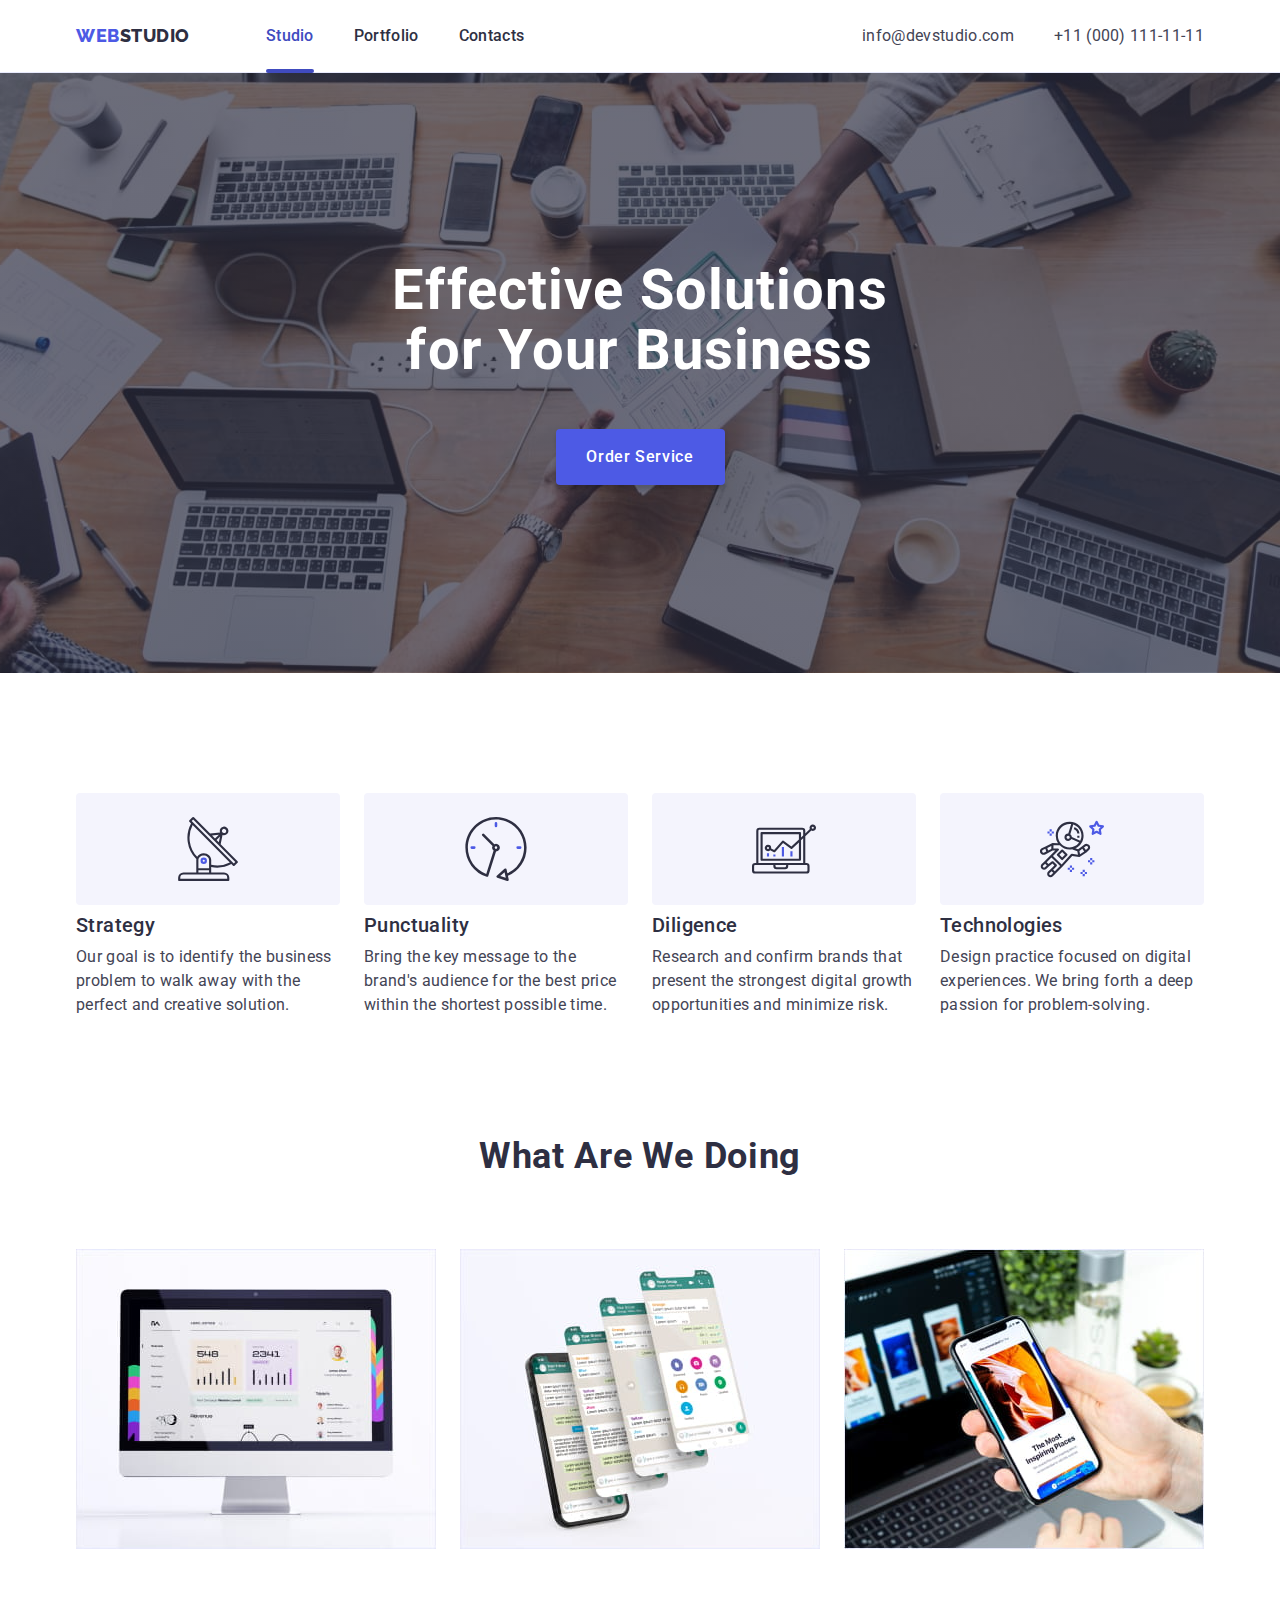
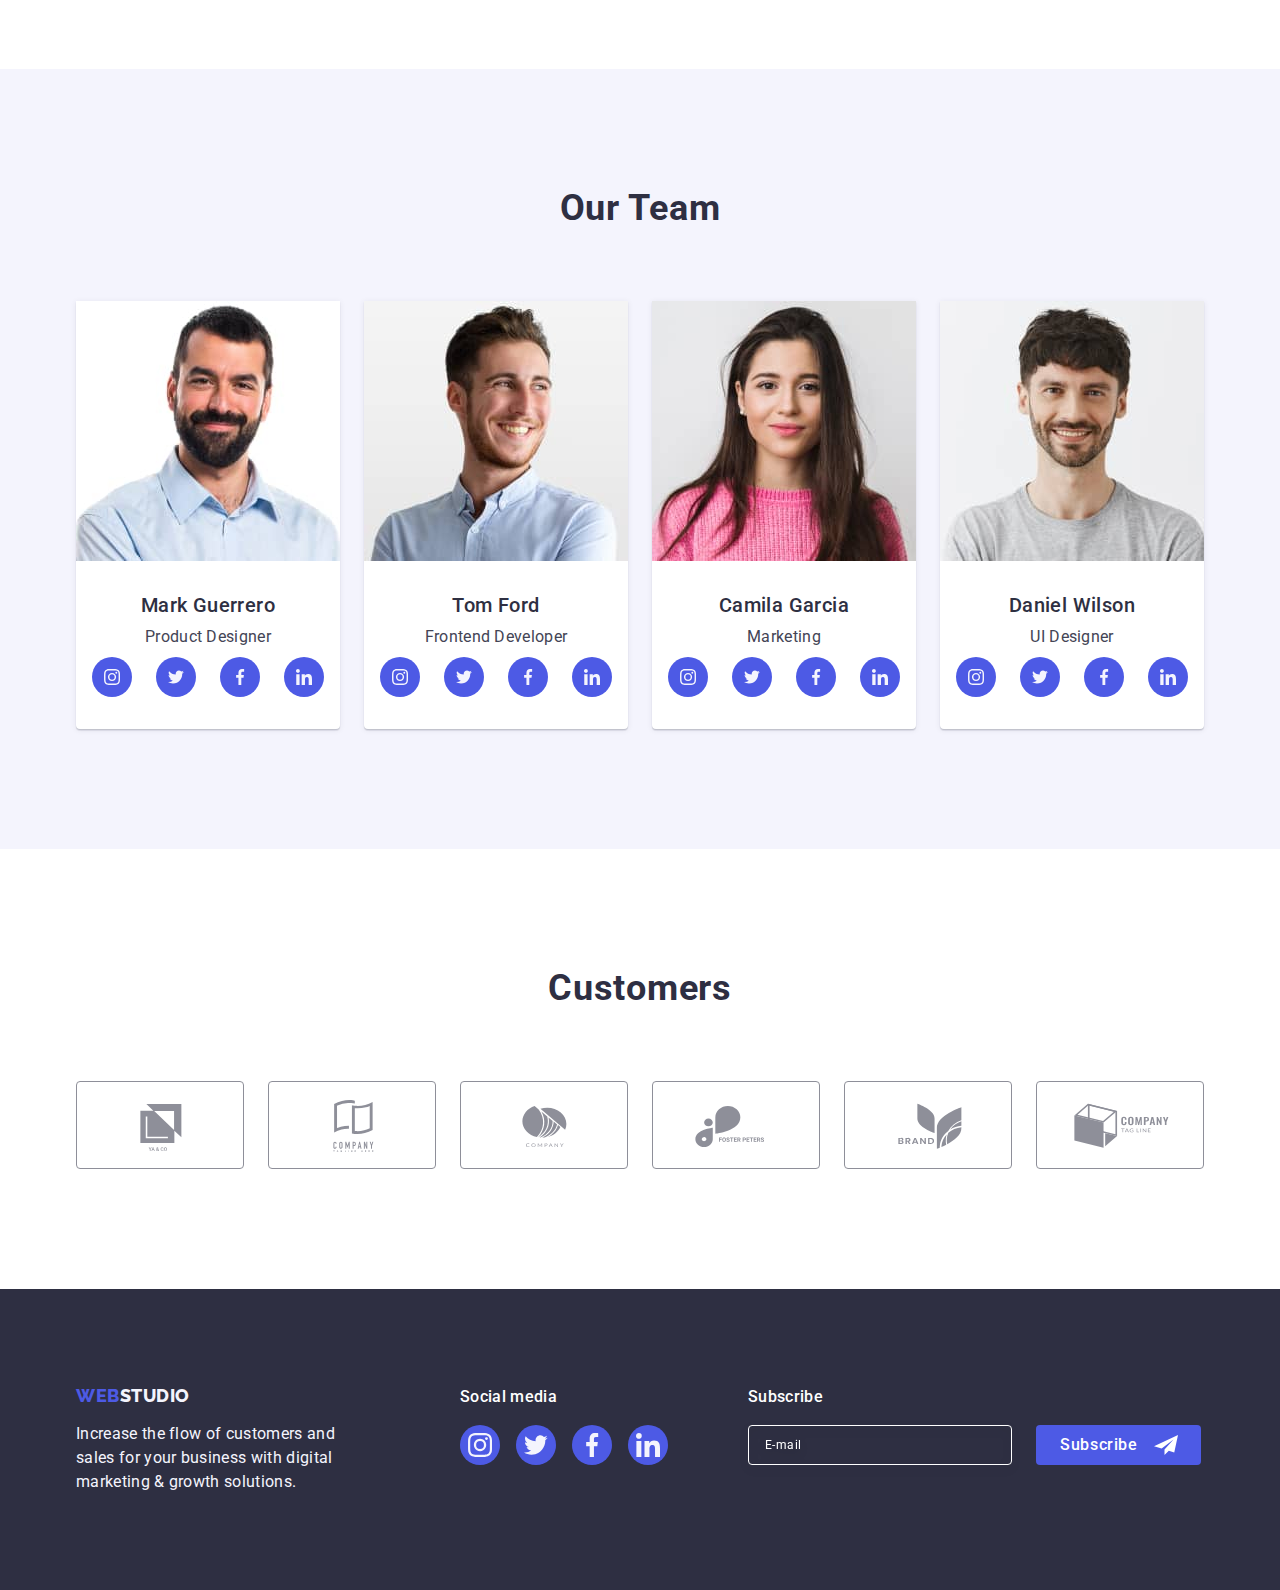
<file: index.html>
<!DOCTYPE html>
<html lang="en">
<head>
    <meta charset="UTF-8">
    <meta http-equiv="X-UA-Compatible" content="IE=edge">
    <meta name="viewport" content="width=device-width, initial-scale=1.0">
    <title>Document</title>
    <link
      rel="stylesheet"
      href="https://cdnjs.cloudflare.com/ajax/libs/modern-normalize/2.0.0/modern-normalize.min.css"
    />
    <link rel="preconnect" href="https://fonts.googleapis.com">
    <link rel="preconnect" href="https://fonts.gstatic.com" crossorigin>
    <link href="https://fonts.googleapis.com/css2?family=Raleway:wght@800&family=Roboto:wght@400;500;700;900&display=swap" rel="stylesheet">    
    <link rel="stylesheet" href="./css/style.css"/>
</head>
<body>

    <header class="header">
        <div class="container header-flex">
            <nav class="nav nav-flex">
                <a href="./index.html" class="logo link">Web<span class="logo-studio">Studio</span></a>
                <ul class="list nav-list-flex">
                    <li><a href="./index.html" class="nav-link link current">Studio</a></li>
                    <li><a href="./portfolio.html" class="nav-link link">Portfolio</a></li>
                    <li><a href="" class="nav-link link">Contacts</a></li>
                </ul>
            </nav>
            <address class="address address-flex">
                <ul class="list address-flex-list">
                    <li><a href="mailto:info@devstudio.com" target="_blank" class="address-link link">info@devstudio.com</a></li>
                    <li><a href="tel:+110001111111" target="_blank" class="address-link link">+11 (000) 111-11-11</a></li>
                </ul>
            </address>
            <button type="button" class="burger-btn js-open-menu">
                <svg class="burger-svg" width="32" height="22">
                    <use href="./images/icons.svg#icon-burger-menu"></use>
                </svg>
            </button>
        </div>
        
        <div class="mob-menu js-menu-container is-open">
            <button class="mob-close-btn js-close-menu" type="button">
                <svg class="close-icon" width="8" height="8">
                    <use href="./images/close-icon.svg#icon-close-black"></use>
                </svg>
            </button>
            <nav class="nav mob-nav-flex">
                <ul class="list mob-nav-list-flex">
                    <li><a href="./index.html" class="mob-nav-link link current">Studio</a></li>
                    <li><a href="./portfolio.html" class="mob-nav-link link">Portfolio</a></li>
                    <li><a href="" class="mob-nav-link link">Contacts</a></li>
                </ul>
            </nav>
            <div class="mob-bottom">
                <address class="address mob-address-flex">
                    <ul class="list mob-address-flex-list">
                        <li class="tel"><a href="tel:+110001111111" target="_blank" class="link tel-color">+11 (000) 111-11-11</a></li>
                        <li><a href="mailto:info@devstudio.com" target="_blank" class="mob-address-link link">info@devstudio.com</a></li>
                    </ul>
                </address>
                <ul class="mob-soc-list list">
                    <li class="mob-soc-item">
                        <a href="" class="mob-soc-link link" target="_blank" rel="noopener noreferrer">
                            <svg class="team-icon" width="24" height="24">
                                <use href="./images/symbol-social.svg#icon-instagram"></use>
                            </svg>
                        </a>
                    </li>
                    <li class="mob-soc-item">
                        <a href="" class="mob-soc-link link" target="_blank" rel="noopener noreferrer">
                            <svg class="team-icon" width="24" height="24">
                                <use href="./images/symbol-social.svg#icon-twitter"></use>
                            </svg>
                        </a>
                    </li>
                    <li class="mob-soc-item">
                        <a href="" class="mob-soc-link link" target="_blank" rel="noopener noreferrer">
                            <svg class="team-icon" width="24" height="24">
                                <use href="./images/symbol-social.svg#icon-facebook"></use>
                            </svg>
                        </a>
                    </li>
                    <li class="mob-soc-item">
                        <a href="" class="mob-soc-link link" target="_blank" rel="noopener noreferrer">
                            <svg class="team-icon" width="24" height="24">
                                <use href="./images/symbol-social.svg#icon-linkedin"></use>
                            </svg>
                        </a>
                    </li>
                </ul>
            </div>
        </div>
    </header>

    <main>
        <section class="main-page">
            <div class="container main-flex">
                <h1 class="main-title">Effective Solutions for Your Business</h1>
                <button type="button" class="main-btn" data-modal-open>Order Service</button>
            </div>
        </section>
        
        <section class="prop-page">
            <div class="container">
                <h2 class="visually-hidden">Properities</h2>
                <ul class="list prop-flex">
                    <li class="prop-item">
                            <div class="prop-icon-container">
                                <svg class="prop-icon" width="64" height="64">
                                    <use href="./images/icons.svg#icon-strategy"></use>
                                </svg>
                            </div>
                            <h3 class="prop-heading">Strategy</h3>
                            <p class="prop-p">Our goal is to identify the business
                                problem to walk away with the perfect and creative solution.</p></li>
                                
                                <li class="prop-item">
                                    <div class="prop-icon-container">
                                <svg class="prop-icon" width="64" height="64">
                                    <use href="./images/icons.svg#icon-punctuality"></use>
                                </svg>
                            </div>
                            <h3 class="prop-heading">Punctuality</h3>    
                            <p class="prop-p">Bring the key message to the brand's audience for the best price within the shortest possible time.</p></li>
                            
                            <li class="prop-item">
                                <div class="prop-icon-container">
                                    <svg class="prop-icon" width="64" height="64">
                                        <use href="./images/icons.svg#icon-diligence"></use>
                                    </svg>
                            </div>
                            <h3 class="prop-heading">Diligence</h3>
                            <p class="prop-p">Research and confirm brands that present the strongest digital growth opportunities and minimize risk.</p></li>
                            
                            <li class="prop-item">
                                <div class="prop-icon-container">
                                <svg class="prop-icon" width="64" height="64">
                                    <use href="./images/icons.svg#icon-technologies"></use>
                                </svg>
                            </div>
                            <h3 class="prop-heading">Technologies</h3>
                            <p class="prop-p">Design practice focused on digital experiences. We bring forth a deep passion for problem-solving.</p></li>
                        </ul>
                    </div>
                </section>
                
        <section class="occupation-page">
            <div class="container">
                <h2 class="occupation-heading">What are we doing</h2>
                <ul class="list occup-list-flex">
                    <li class="occup-img"><img srcset="./images/screen-2x.jpg 2x" src="./images/screen.jpg" alt="screen" width="360" height="300"></li>
                    <li class="occup-img"><img srcset="./images/phone-and-chat-2x.jpg 2x" src="./images/phone-and-chat.jpg" alt="screen" width="360" height="300"></li>
                    <li class="occup-img"><img srcset="./images/notebook-and-phone-2x.jpg 2x" src="./images/notebook-and-phone.jpg" alt="screen" width="360" height="300"></li>
                </ul>
            </div>
        </section>
        
        <section class="team-page">
            <div class="container">
                <h2 class="team-heading">Our Team</h2>
                <ul class="list team-flex">
                    <li class="card">
                        <img srcset="./images/mark-2x.jpg 2x" src="./images/mark.jpg" alt="Mark Guerrero" width="264" height="260">
                        <div class="card-info">
                            <h3 class="card-name">Mark Guerrero</h3>
                            <p class="card-descr">Product Designer</p>
                            <ul class="team-soc-list list">
                                <li class="team-soc-item">
                                    <a href="" class="team-soc-link link" target="_blank" rel="noopener noreferrer">
                                        <svg class="team-icon" width="16" height="16">
                                            <use href="./images/symbol-social.svg#icon-instagram"></use>
                                        </svg>
                                    </a>
                                </li>
                                <li class="team-soc-item">
                                    <a href="" class="team-soc-link link" target="_blank" rel="noopener noreferrer">
                                        <svg class="team-icon" width="16" height="16">
                                            <use href="./images/symbol-social.svg#icon-twitter"></use>
                                        </svg>
                                    </a>
                                </li>
                                <li class="team-soc-item">
                                    <a href="" class="team-soc-link link" target="_blank" rel="noopener noreferrer">
                                        <svg class="team-icon" width="16" height="16">
                                            <use href="./images/symbol-social.svg#icon-facebook"></use>
                                        </svg>
                                    </a>
                                </li>
                                <li class="team-soc-item">
                                    <a href="" class="team-soc-link link" target="_blank" rel="noopener noreferrer">
                                        <svg class="team-icon" width="16" height="16">
                                            <use href="./images/symbol-social.svg#icon-linkedin"></use>
                                        </svg>
                                    </a>
                                </li>
                            </ul>
                        </div>
                    </li>
                    <li class="card">
                        <img srcset="./images/tom-2x.jpg 2x" src="./images/tom.jpg" alt="Tom Ford" width="264" height="260">
                        <div class="card-info">
                            <h3 class="card-name">Tom Ford</h3>
                            <p class="card-descr">Frontend Developer</p>
                            <ul class="team-soc-list list">
                                <li class="team-soc-item">
                                    <a href="" class="team-soc-link link" target="_blank" rel="noopener noreferrer">
                                        <svg class="team-icon" width="16" height="16">
                                            <use href="./images/symbol-social.svg#icon-instagram"></use>
                                        </svg>
                                    </a>
                                </li>
                                <li class="team-soc-item">
                                    <a href="" class="team-soc-link link" target="_blank" rel="noopener noreferrer">
                                        <svg class="team-icon" width="16" height="16">
                                            <use href="./images/symbol-social.svg#icon-twitter"></use>
                                        </svg>
                                    </a>
                                </li>
                                <li class="team-soc-item">
                                    <a href="" class="team-soc-link link" target="_blank" rel="noopener noreferrer">
                                        <svg class="team-icon" width="16" height="16">
                                            <use href="./images/symbol-social.svg#icon-facebook"></use>
                                        </svg>
                                    </a>
                                </li>
                                <li class="team-soc-item">
                                    <a href="" class="team-soc-link link" target="_blank" rel="noopener noreferrer">
                                        <svg class="team-icon" width="16" height="16">
                                            <use href="./images/symbol-social.svg#icon-linkedin"></use>
                                        </svg>
                                    </a>
                                </li>
                            </ul>
                        </div>
                    </li>
                    <li class="card">
                        <img srcset="./images/camilia-2x.jpg 2x" src="./images/camilia.jpg" alt="Camila Garcia" width="264" height="260">
                        <div class="card-info">
                            <h3 class="card-name">Camila Garcia</h3>
                            <p class="card-descr">Marketing</p>
                            <ul class="team-soc-list list">
                                <li class="team-soc-item">
                                    <a href="" class="team-soc-link link" target="_blank" rel="noopener noreferrer">
                                        <svg class="team-icon" width="16" height="16">
                                            <use href="./images/symbol-social.svg#icon-instagram"></use>
                                        </svg>
                                    </a>
                                </li>
                                <li class="team-soc-item">
                                    <a href="" class="team-soc-link link" target="_blank" rel="noopener noreferrer">
                                        <svg class="team-icon" width="16" height="16">
                                            <use href="./images/symbol-social.svg#icon-twitter"></use>
                                        </svg>
                                    </a>
                                </li>
                                <li class="team-soc-item">
                                    <a href="" class="team-soc-link link" target="_blank" rel="noopener noreferrer">
                                        <svg class="team-icon" width="16" height="16">
                                            <use href="./images/symbol-social.svg#icon-facebook"></use>
                                        </svg>
                                    </a>
                                </li>
                                <li class="team-soc-item">
                                    <a href="" class="team-soc-link link" target="_blank" rel="noopener noreferrer">
                                        <svg class="team-icon" width="16" height="16">
                                            <use href="./images/symbol-social.svg#icon-linkedin"></use>
                                        </svg>
                                    </a>
                                </li>
                            </ul>
                        </div>
                    </li>
                    <li class="card">
                        <img srcset="./images/daniel-2x.jpg 2x" src="./images/daniel.jpg" alt="Daniel Wilson" width="264" height="260">
                        <div class="card-info">
                            <h3 class="card-name">Daniel Wilson</h3>
                            <p class="card-descr">UI Designer</p>
                            <ul class="team-soc-list list">
                            <li class="team-soc-item">
                                <a href="" class="team-soc-link link" target="_blank" rel="noopener noreferrer">
                                    <svg class="team-icon" width="16" height="16">
                                        <use href="./images/symbol-social.svg#icon-instagram"></use>
                                    </svg>
                                </a>
                            </li>
                            <li class="team-soc-item">
                                <a href="" class="team-soc-link link" target="_blank" rel="noopener noreferrer">
                                    <svg class="team-icon" width="16" height="16">
                                        <use href="./images/symbol-social.svg#icon-twitter"></use>
                                    </svg>
                                </a>
                            </li>
                            <li class="team-soc-item">
                                <a href="" class="team-soc-link link" target="_blank" rel="noopener noreferrer">
                                    <svg class="team-icon" width="16" height="16">
                                        <use href="./images/symbol-social.svg#icon-facebook"></use>
                                    </svg>
                                </a>
                            </li>
                            <li class="team-soc-item">
                                <a href="" class="team-soc-link link" target="_blank" rel="noopener noreferrer">
                                    <svg class="team-icon" width="16" height="16">
                                        <use href="./images/symbol-social.svg#icon-linkedin"></use>
                                    </svg>
                                </a>
                            </li>
                        </ul>
                    </div>
                </li>
            </ul>
        </div>
        </section>
    
     <section class="customers-page">
        <div class="container">
            <h2 class="customers-header">Customers</h2>
            <ul class="company-list list">
                <li class="company-item"><a href="" class="company-link link" target="_blank" rel="noopener noreferrer">
                    <svg class="logo-icon" width="104" height="56">
                        <use href="./images/logo-icons.svg#icon-Logo1"></use>
                                </svg>
                            </a>
                        </li>
                        <li class="company-item"><a href="" class="company-link link" target="_blank" rel="noopener noreferrer">
                            <svg class="logo-icon" width="104" height="56">
                                <use href="./images/logo-icons.svg#icon-Logo2"></use>
                            </svg>
                            </a>
                        </li>
                        <li class="company-item"><a href="" class="company-link link" target="_blank" rel="noopener noreferrer">
                            <svg class="logo-icon" width="104" height="56">
                                <use href="./images/logo-icons.svg#icon-Logo3"></use>
                                </svg>
                            </a>
                        </li>
                        <li class="company-item"><a href="" class="company-link link" target="_blank" rel="noopener noreferrer">
                            <svg class="logo-icon" width="104" height="56">
                                <use href="./images/logo-icons.svg#icon-Logo4"></use>
                            </svg>
                        </a>
                    </li>
                    <li class="company-item"><a href="" class="company-link link" target="_blank" rel="noopener noreferrer">
                        <svg class="logo-icon" width="104" height="56">
                            <use href="./images/logo-icons.svg#icon-Logo5"></use>
                                </svg>
                            </a>
                        </li>
                        <li class="company-item"><a href="" class="company-link link" target="_blank" rel="noopener noreferrer">
                            <svg class="logo-icon" width="104" height="56">
                                <use href="./images/logo-icons.svg#icon-Logo6"></use>
                            </svg>
                        </a>
                        </li>
                    </ul>
                </div>
            </section>
        </main>
        
        <footer class="footer">
            <div class="container footer-container">
               <div class="footer-logo-soc-wrap">
                    <div class="footer-logo-p">
                        <a href="./index.html" class="link footer-logo">Web<span class="footer-logo-color">Studio</span></a>
                        <p class="footer-p">Increase the flow of customers and sales for your business with digital marketing & growth solutions.</p>
                    </div>
                    <div class="footer-socials">
                        <p class="footer-soc-p">Social media</p>
                        <ul class="footer-soc-list list">
                            <li class="footer-soc-item">
                                <a href="" class="footer-soc-link link" target="_blank" rel="noopener noreferrer">
                                    <svg class="footer-icon" width="24" height="24">
                                        <use href="./images/symbol-social.svg#icon-instagram"></use>
                                    </svg>
                            </a>
                        </li>
                        <li class="footer-soc-item">
                            <a href="" class="footer-soc-link link" target="_blank" rel="noopener noreferrer">
                                <svg class="footer-icon" width="24" height="24">
                                    <use href="./images/symbol-social.svg#icon-twitter"></use>
                                </svg>
                            </a>
                        </li>
                        <li class="footer-soc-item">
                            <a href="" class="footer-soc-link link" target="_blank" rel="noopener noreferrer">
                                <svg class="footer-icon" width="24" height="24">
                                    <use href="./images/symbol-social.svg#icon-facebook"></use>
                                </svg>
                            </a>
                        </li>
                        <li class="footer-soc-item">
                            <a href="" class="footer-soc-link link" target="_blank" rel="noopener noreferrer">
                                <svg class="footer-icon" width="24" height="24">
                                    <use href="./images/symbol-social.svg#icon-linkedin"></use>
                                </svg>
                            </a>
                        </li>
                    </ul>
                </div>
               </div>
            <div class="footer-form-wrap">
                <p class="footer-p-input">Subscribe</p>
                <form class="footer-form">
                        <label class="footer-label">
                            <input type="email" name="email-footer" id="email-footer" class="footer-input" placeholder="E-mail">
                        </label>
                        <button type="submit" class="btn-footer-form">Subscribe
                            <svg class='footer-footer-icon' width="24" height="24">
                                <use href="./images/telegram.svg#icon-telegram"></use>
                            </svg>
                        </button>
                </form>
            </div>
        </div>    
    </footer> 

    <div class="backdrop is-hidden" data-modal>
        <div class="modal">
            <button class="close-btn" type="button" data-modal-close>
                <svg class="close-icon" width="8" height="8">
                    <use href="./images/close-icon.svg#icon-close-black"></use>
                </svg>
            </button>
            <p class="modal-title">Leave your contacts and we will call you back</p>
            <form class="modal-form">
                <div class="modal-field">   
                    <label for="user-name" class="modal-label">Name</label>
                    <div class="input-wrap">
                        <input type="text" name="user-name" id="user-name" class="modal-input" required>
                        <svg class="model-icon" width="18" height="24">
                            <use href="./images/input-icons.svg#icon-name"></use>
                        </svg>
                    </div>
                </div>
                <div class="modal-field">
                    <label for="user-phone" class="modal-label">Phone</label>
                    <div class="input-wrap">
                        <input type="tel" name="user-phone" id="user-phone" class="modal-input" required>
                        <svg class="model-icon" width="18" height="24">
                            <use href="./images/input-icons.svg#icon-phone"></use>
                        </svg>
                    </div>
                </div>
                <div class="modal-field">
                    <label for="user-email" class="modal-label">Email</label>
                    <div class="input-wrap">
                        <input type="email" name="user-email" id="user-email" class="modal-input" required>
                        <svg class="model-icon" width="18" height="24">
                            <use href="./images/input-icons.svg#icon-email"></use>
                        </svg>
                    </div>
                </div>
                <div class="modal-field-comment">
                    <label for="user-comment" class="modal-label">Comment</label>
                    <textarea name="user-comment" id="user-comment" class="modal-comment" placeholder="Text input"></textarea>
                </div>
                <div class="modal-box-field">
                    <input type="checkbox" name="user-privacy" id="user-privacy" value="true" class="check-input visually-hidden">
                    <label  for="user-privacy" class="check-policy">
                        <span class="checkbox-box">
                            <svg width="10" height="8">
                                <use href="./images/symbol-social.svg#icon-check"></use>
                            </svg>
                        </span>
                        I accept the terms and conditions of the <a href="" class="link-privacy">Privacy Policy</a>
                    </label>
                </div>
                <button type="submit" class="submit-btn">Send</button>
            </form>
        </div>
    </div>
    <script src="./js/modal.js"></script>
    <script src="./js/mobile-menu.js"></script>
</body>
</html>
</file>
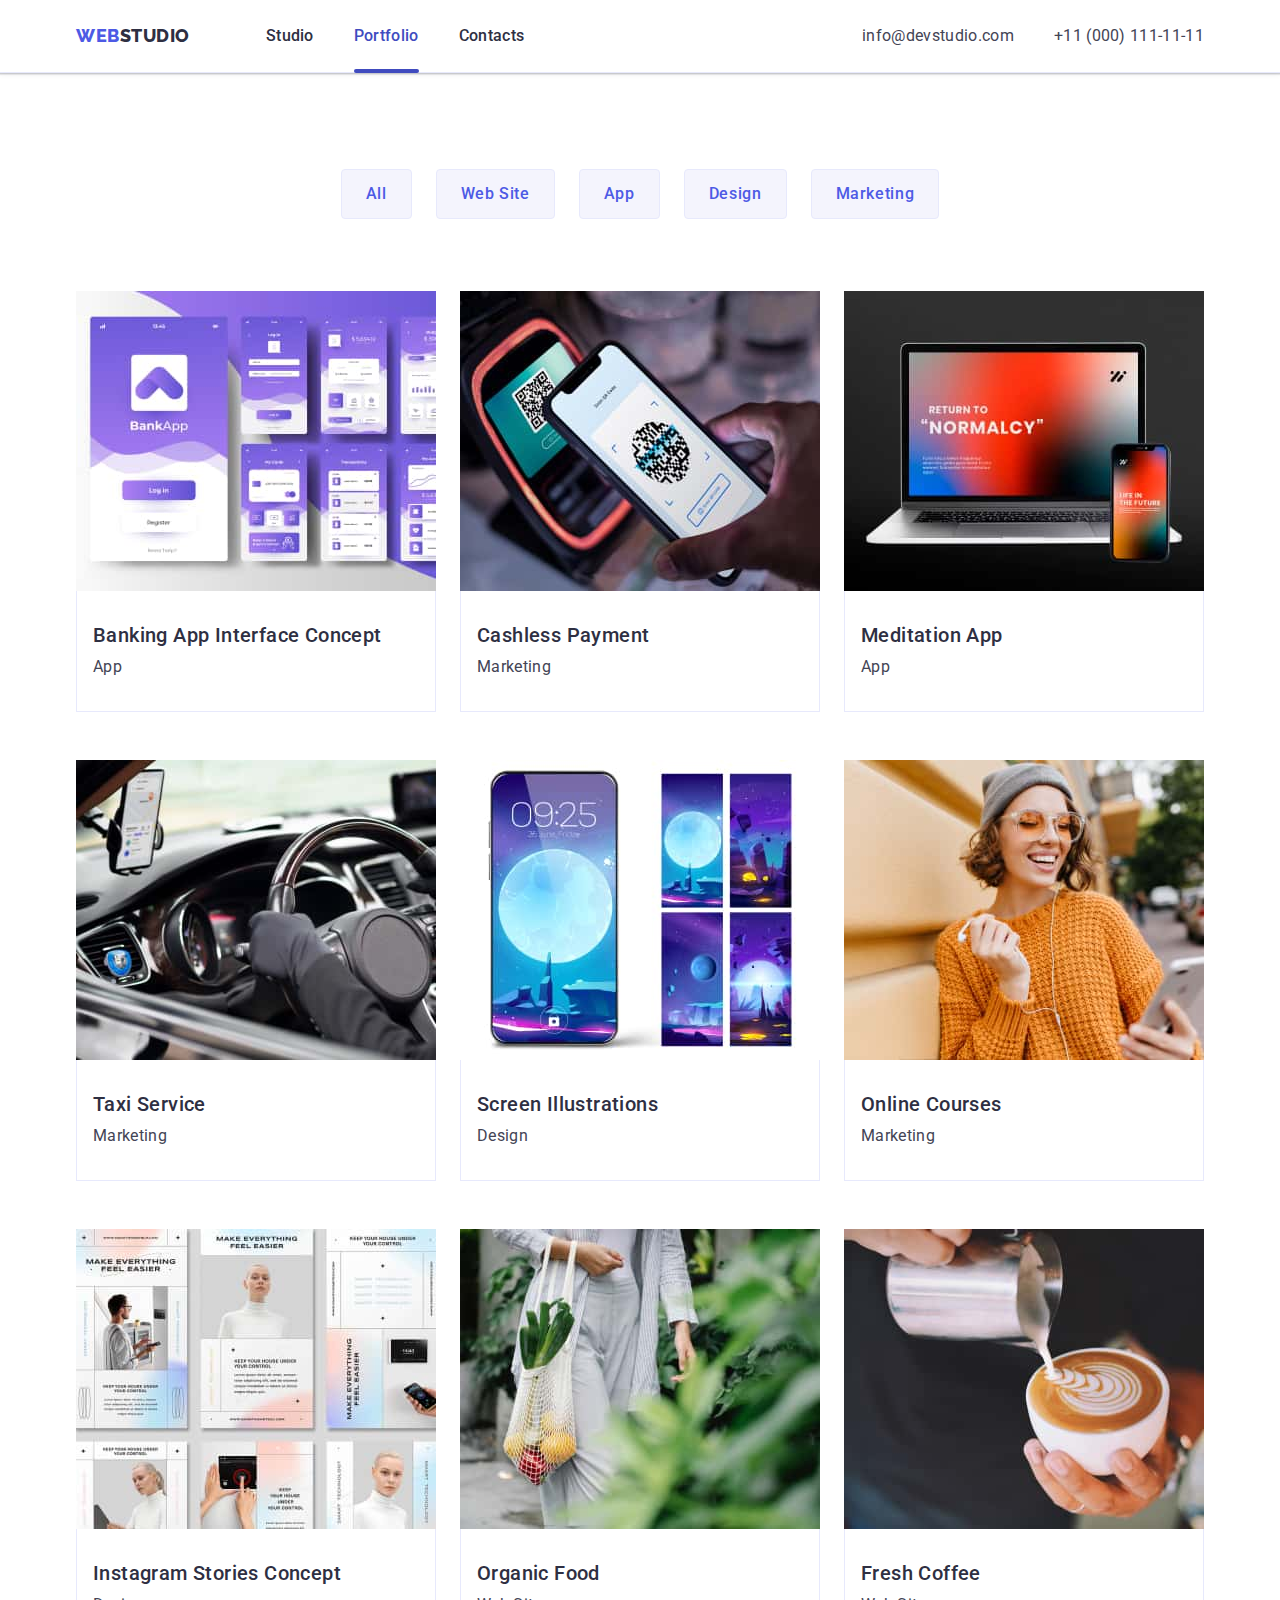
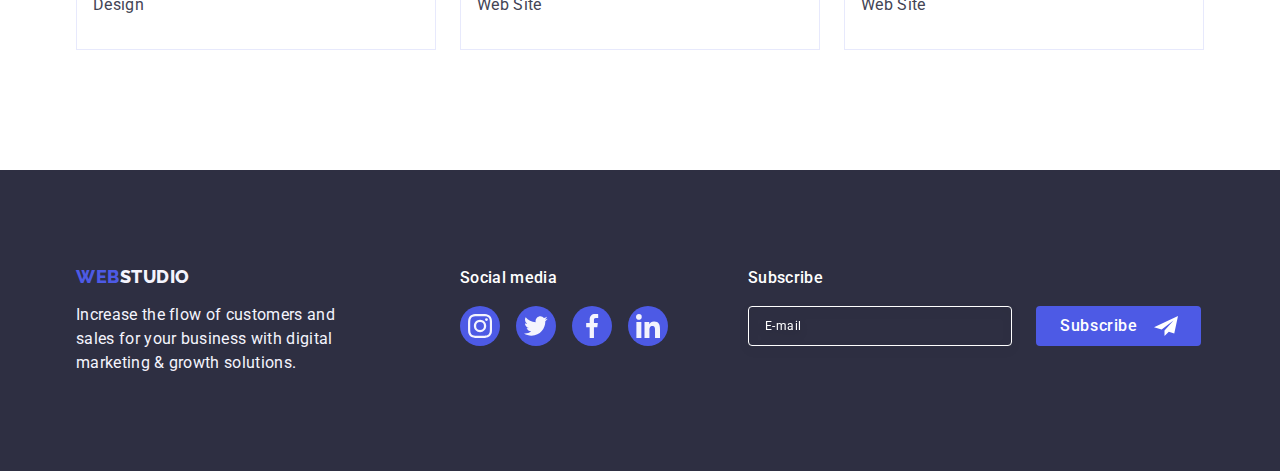
<file: portfolio.html>
<!DOCTYPE html>
<html lang="en">
<head>
    <meta charset="UTF-8">
    <meta http-equiv="X-UA-Compatible" content="IE=edge">
    <meta name="viewport" content="width=device-width, initial-scale=1.0">
    <title>Portfolio</title>
    <link
      rel="stylesheet"
      href="https://cdnjs.cloudflare.com/ajax/libs/modern-normalize/2.0.0/modern-normalize.min.css"
    />
    <link rel="preconnect" href="https://fonts.googleapis.com">
    <link rel="preconnect" href="https://fonts.gstatic.com" crossorigin>
    <link href="https://fonts.googleapis.com/css2?family=Raleway:wght@800&family=Roboto:wght@400;500;700;900&display=swap" rel="stylesheet">    
    <link rel="stylesheet" href="./css/style.css"/>
</head>
<body>

    <header class="header">
        <div class="container header-flex">
            <nav class="nav nav-flex">
                <a href="./index.html" class="logo link">Web<span class="logo-studio">Studio</span></a>
                <ul class="list nav-list-flex">
                    <li><a href="./index.html" class="nav-link link">Studio</a></li>
                    <li><a href="./portfolio.html" class="nav-link link current">Portfolio</a></li>
                    <li><a href="" class="nav-link link">Contacts</a></li>
                </ul>
            </nav>
            <address class="address address-flex">
                <ul class="list address-flex-list">
                    <li><a href="mailto:info@devstudio.com" target="_blank" class="address-link link">info@devstudio.com</a></li>
                    <li><a href="tel:+110001111111" target="_blank" class="address-link link">+11 (000) 111-11-11</a></li>
                </ul>
            </address>
        </div>
    </header>

    <main>
        <section class="offer-menu">
            <div class="container">
                <h1 class="visually-hidden ">Service offering</h1>
                <ul class="list menu-btn-flex">
                        <li class="offer-buttons">
                            <button type="button" class="offer-btn">All</button>
                        </li>
                        <li class="offer-buttons">
                            <button type="button" class="offer-btn">Web Site</button>
                        </li>
                        <li class="offer-buttons">
                            <button type="button" class="offer-btn">App</button>
                        </li>
                        <li class="offer-buttons">
                            <button type="button" class="offer-btn">Design</button>
                        </li>
                        <li class="offer-buttons">
                            <button type="button" class="offer-btn">Marketing</button>
                        </li>
                </ul>
                <ul class="list offer-cards">

                    <li class="link-card-item">
                        <a href="" class="link link-card">
                            <div class="link-card-wrap">
                                <img src="./images/imgbanking-app.jpg" alt="Banking app" width="360" height="300">
                                <p class="offer-hover-text">14 Stylish and User-Friendly App Design Concepts · Task Manager App · Calorie Tracker App · Exotic Fruit Ecommerce App · Cloud Storage App</p>
                            </div>
                                    <div class="offer-info">
                                        <h2 class="offer-heading">Banking App Interface Concept</h2>
                                        <p class="offer-descr">App</p>
                                    </div>
                        </a>
                    </li>

                    <li class="link-card-item">
                        <a href="" class="link link-card">
                            <div class="link-card-wrap">
                                <img src="./images/payment.jpg" alt="Payment with phone" width="360" height="300">
                                <p class="offer-hover-text">14 Stylish and User-Friendly App Design Concepts · Task Manager App · Calorie Tracker App · Exotic Fruit Ecommerce App · Cloud Storage App</p>
                            </div>
                            <div class="offer-info">
                                <h2 class="offer-heading">Cashless Payment</h2>
                                <p class="offer-descr">Marketing</p>
                            </div>
                        </a>
                    </li>

                    <li class="link-card-item">
                        <a href="" class="link link-card">
                            <div class="link-card-wrap">
                                <img src="./images/notebook-phone.jpg" alt="Banking app" width="360" height="300">
                                <p class="offer-hover-text">14 Stylish and User-Friendly App Design Concepts · Task Manager App · Calorie Tracker App · Exotic Fruit Ecommerce App · Cloud Storage App</p>
                            </div>
                           <div class="offer-info">
                                <h2 class="offer-heading">Meditation App</h2>
                                <p class="offer-descr">App</p>
                           </div>
                        </a>
                    </li>

                    <li class="link-card-item">
                        <a href="" class="link link-card">
                            <div class="link-card-wrap">
                                <img src="./images/driving.jpg" alt="Car drive bar" width="360" height="300">
                                <p class="offer-hover-text">14 Stylish and User-Friendly App Design Concepts · Task Manager App · Calorie Tracker App · Exotic Fruit Ecommerce App · Cloud Storage App</p>
                            </div>
                            <div class="offer-info">
                                <h2 class="offer-heading">Taxi Service</h2>
                                <p class="offer-descr">Marketing</p>
                            </div>
                        </a>
                    </li>

                    <li class="link-card-item">
                        <a href="" class="link link-card">
                            <div class="link-card-wrap">
                                <img src="./images/phone-wallpaper.jpg" alt="Phone wallpepers" width="360" height="300">
                                <p class="offer-hover-text">14 Stylish and User-Friendly App Design Concepts · Task Manager App · Calorie Tracker App · Exotic Fruit Ecommerce App · Cloud Storage App</p>
                            </div>
                           <div class="offer-info">
                                <h2 class="offer-heading">Screen Illustrations</h2>
                                <p class="offer-descr">Design</p>
                           </div>
                        </a>
                    </li>

                    <li class="link-card-item">
                        <a href="" class="link link-card">
                            <div class="link-card-wrap">
                                <img src="./images/girl-with-phone.jpg" alt="Girl with phone" width="360" height="300">
                                <p class="offer-hover-text">14 Stylish and User-Friendly App Design Concepts · Task Manager App · Calorie Tracker App · Exotic Fruit Ecommerce App · Cloud Storage App</p>
                            </div>
                            <div class="offer-info">
                                <h2 class="offer-heading">Online Courses</h2>
                                <p class="offer-descr">Marketing</p>
                            </div>
                        </a>
                    </li>

                    <li class="link-card-item">
                        <a href="" class="link link-card">
                           <div class="link-card-wrap">
                                <img src="./images/inst-stories.jpg" alt="Instagram stories" width="360" height="300">
                                <p class="offer-hover-text">14 Stylish and User-Friendly App Design Concepts · Task Manager App · Calorie Tracker App · Exotic Fruit Ecommerce App · Cloud Storage App</p>
                           </div>
                           <div class="offer-info">
                                <h2 class="offer-heading">Instagram Stories Concept</h2>
                                <p class="offer-descr">Design</p>
                           </div>
                        </a>
                    </li>

                    <li class="link-card-item">
                        <a href="" class="link link-card">
                            <div class="link-card-wrap">
                                <img src="./images/fruits-in-bag.jpg" alt="Fruits in bag" width="360" height="300">
                                <p class="offer-hover-text">14 Stylish and User-Friendly App Design Concepts · Task Manager App · Calorie Tracker App · Exotic Fruit Ecommerce App · Cloud Storage App</p>
                            </div>
                            <div class="offer-info">
                                <h2 class="offer-heading">Organic Food</h2>
                                <p class="offer-descr">Web Site</p>
                            </div>
                        </a>
                    </li>

                    <li class="link-card-item">
                        <a href="" class="link link-card">
                            <div class="link-card-wrap">
                                <img src="./images/coffee.jpg" alt="Cup of coffee" width="360" height="300">
                                <p class="offer-hover-text">14 Stylish and User-Friendly App Design Concepts · Task Manager App · Calorie Tracker App · Exotic Fruit Ecommerce App · Cloud Storage App</p>
                            </div>
                            <div class="offer-info">
                                <h2 class="offer-heading">Fresh Coffee</h2>
                                <p class="offer-descr">Web Site</p>
                            </div>
                        </a>
                    </li>
                    
                </ul>
            </div>
        </section>
    </main>
<footer class="footer">
    <div class="container footer-container">
        <div class="footer-logo-soc-wrap">
            <div class="footer-logo-p">
                <a href="./index.html" class="link footer-logo">Web<span class="footer-logo-color">Studio</span></a>
                <p class="footer-p">Increase the flow of customers and sales for your business with digital marketing &
                    growth solutions.</p>
            </div>
            <div class="footer-socials">
                <p class="footer-soc-p">Social media</p>
                <ul class="footer-soc-list list">
                    <li class="footer-soc-item">
                        <a href="" class="footer-soc-link link" target="_blank" rel="noopener noreferrer">
                            <svg class="footer-icon" width="24" height="24">
                                <use href="./images/symbol-social.svg#icon-instagram"></use>
                            </svg>
                        </a>
                    </li>
                    <li class="footer-soc-item">
                        <a href="" class="footer-soc-link link" target="_blank" rel="noopener noreferrer">
                            <svg class="footer-icon" width="24" height="24">
                                <use href="./images/symbol-social.svg#icon-twitter"></use>
                            </svg>
                        </a>
                    </li>
                    <li class="footer-soc-item">
                        <a href="" class="footer-soc-link link" target="_blank" rel="noopener noreferrer">
                            <svg class="footer-icon" width="24" height="24">
                                <use href="./images/symbol-social.svg#icon-facebook"></use>
                            </svg>
                        </a>
                    </li>
                    <li class="footer-soc-item">
                        <a href="" class="footer-soc-link link" target="_blank" rel="noopener noreferrer">
                            <svg class="footer-icon" width="24" height="24">
                                <use href="./images/symbol-social.svg#icon-linkedin"></use>
                            </svg>
                        </a>
                    </li>
                </ul>
            </div>
        </div>
        <div class="footer-form-wrap">
            <p class="footer-p-input">Subscribe</p>
            <form class="footer-form">
                <label class="footer-label">
                    <input type="email" name="email-footer" id="email-footer" class="footer-input" placeholder="E-mail">
                </label>
                <button type="submit" class="btn-footer-form">Subscribe
                    <svg class='footer-footer-icon' width="24" height="24">
                        <use href="./images/telegram.svg#icon-telegram"></use>
                    </svg>
                </button>
            </form>
        </div>
    </div>
</footer>
</body>
</html>
</file>
<file: css/style.css>
/* *,
*::before,
*::after {
  box-sizing: border-box;
} */

h1,
h2,
h3,
h4,
h5,
h6,
p{
    margin: 0;
}

ul,li{
    margin: 0;
    padding: 0;
}

img {
    display: block;
    width: 100%;
    max-width: 100%;
    height: auto;
}

.container{
    /* width: 1158px; */
    max-width: 428px;
    padding: 0 16px;
    margin: 0 auto;
    /* outline: 2px solid red; */
}

:root {
    --main-color-dark:  #2e2f42;
    --main-color: #FFFFFF;
    --second-main-color:#F4F4FD;
    --logo-web-color:#4d5ae5;
    --main-text-color:  #434455;
    --hover-color: #404BBF;
    --border-menu-btn: #E7E9FC;
    --hover-footer-link: #31D0AA;
    --customer-color: #8E8F99;
    --modal-color:#FCFCFC;
   
  }

body{
    font-family: "Roboto", sans-serif;
    background-color:  var(--main-color);
    color: var(--main-text-color);
}

.link {
    text-decoration:none;
}



.list{
    list-style-type: none;
}
/* ------------header----------------------------- */
.header{
    border-bottom: 1px solid var(--border-menu-btn);
    box-shadow: 0px 2px 1px rgba(46, 47, 66, 0.08),
        0px 1px 1px rgba(46, 47, 66, 0.16),
        0px 1px 6px rgba(46, 47, 66, 0.08);;
    /* padding: 24px 0; */
    
}
/* --------------------logo------------------------*/
.logo{
    font-family: 'Raleway', sans-serif;
    font-weight: 800;
    font-size: 18px;
    letter-spacing: 0.03em;
    text-transform: uppercase;
    line-height: 1.17;

    color: var(--logo-web-color);

    /* padding-top: 24px;
    padding-bottom: 24px; */

    margin-right: 76px;

    padding: 24px 0;
}

.logo-studio{
    color: var(--main-color-dark);
}

/* -------------------navigation----------------- */
.header-flex{
    display: flex;
    align-items: center;
}

.nav-flex{
    display: flex;
    align-items: center;
}

.nav-list-flex{
    /* display: flex;
    gap: 40px; */
    display: none;
}

.address-flex{
    display: none;
    /* margin-left: auto; */
}




.nav-link{
    font-weight: 500;
    font-size: 16px;
    line-height: 1.5;
    letter-spacing: 0.02em;

    color: var(--main-color-dark);

    padding: 24px 0;
    display: block;

    transition: color 250ms cubic-bezier(0.4, 0, 0.2, 1);
    position: relative;

}



.nav-link:after{
    content:'';
    display: block;
    width: 100%;
    height: 4px;
    background: var(--hover-color);
    border-radius: 2px;

    position: absolute;
    left:0;
    bottom:-1px;

    opacity: 0;
    transition: opacity 250ms cubic-bezier(0.4, 0, 0.2, 1);
} 

.nav-link:hover, 
.nav-link:focus,
.nav-link.current{
    color: var(--hover-color);   
}

.nav-link:hover:after,
.nav-link:focus:after,
.nav-link.current:after{
    opacity: 1;
}


.address{
    font-style: normal;
}

.address-link{
    font-weight: 400;
    font-size: 16px;
    line-height: 1.5;
    letter-spacing: 0.02em;

    color: var(--main-text-color);

    
    display: block;

    transition: color 250ms cubic-bezier(0.4, 0, 0.2, 1);
}

.address-link:hover,
.address-link:focus{
    color: var(--hover-color);
}

.burger-btn {
   
    width: 32px;
    height: 22px;
    padding: 0;

    margin-left: auto;
    /* margin-top: 24px;
    margin-bottom: 24px; */

    display: flex;
    justify-content: center;
    align-items: center;

    background-color: transparent;
    border: none;
}

.burger-svg {
    stroke: var(--main-color-dark);
}

.mob-menu {
    position: fixed;
    top:0;

    width: 100vw;
    height: 100vh;
    background-color: var(--main-color);

    display: flex;
    flex-direction: column;
    justify-content: space-between;

    padding: 80px 40px 40px;

    transform: translateX(0);
    transition: transform 250ms ease-in-out;
}

.mob-menu.is-open {
    transform: translateX(100%);
}

.mob-close-btn {
    padding: 0;
    width: 24px;
    height: 24px;

    color: var(--main-color-dark);
    border-radius: 50%;
    background: var(--border-menu-btn);
    border: 1px solid rgba(0, 0, 0, 0.1);

    cursor: pointer;

    position: absolute;
    right: 24px;
    top: 24px;

    display: flex;
    justify-content: center;
    align-items: center;
}



.mob-nav-flex {}

.mob-nav-list-flex {
    display: flex;
    flex-direction: column;
    gap: 40px;
}

.mob-nav-link {
    font-weight: 700;
    font-size: 36px;
    line-height: 1.11;
    letter-spacing: 0.02em;
    text-transform: capitalize;

    color: var(--main-color-dark);
}

.mob-nav-link.current{
    color: var(--hover-color);
}

.tel{
    font-weight: 700;
    font-size: 36px;
    line-height: 1.11;
    
    margin-bottom: 40px;
    display: block;
    color:var(--logo-web-color);
}



.mob-address-flex {}

.mob-address-flex-list {
    margin-bottom: 48px;
}

.mob-address-link {
    font-weight: 500;
    font-size: 20px;
    line-height: 1.2;
    letter-spacing: 0.02em;

    color: var(--main-text-color);

    display: block;
    
}


.mob-soc-list {
    display: flex;
    gap: 56px;
}

.mob-soc-item {
    width: 40px;
    height: 40px;
}

.mob-soc-link {
    width: 100%;
    height: 100%;

    background-color: var(--logo-web-color);
    border-radius: 50%;
    display: flex;
    justify-content: center;
    align-items: center;

    transition: background-color 250ms cubic-bezier(0.4, 0, 0.2, 1);


}

.tel-color{
    color: var(--logo-web-color);
}

@media screen and (max-width: 427px) {
    .tel {
        font-size: 25px;

        font-weight: 700;
        line-height: 1.11;
    
        margin-bottom: 40px;
        display: block;
        color: var(--logo-web-color);
    }

    .mob-soc-list {
        gap: 24px;
    }
}



/*--------------------------- main page ----------------------------*/
.main-page{

    background-color:  var(--main-color-dark);
    background-image: linear-gradient(rgba(46, 47, 66, 0.7), rgba(46, 47, 66, 0.7)), url(../images/hero-bg-mob.jpg);
    
    background-repeat: no-repeat;
    background-position: center;
    background-size: cover;
    /* padding: 188px 0; */
    padding: 112px 0;
    max-width: 1440px;
    /* max-width: 426px; */
    margin: 0 auto;
}

@media (min-device-pixel-ratio: 2),
(min-resolution: 192dpi),
(min-resolution: 2dppx) {
    .main-page{
        background-image: linear-gradient(rgba(46, 47, 66, 0.7), rgba(46, 47, 66, 0.7)), url(../images/hero-bg-mob-2x.jpg);
    }
}


.main-title{
    font-weight: 700;
    /* font-size: 56px; */
    font-size: 36px;
    /* line-height: 1.07; */
    line-height: 1.11;

    text-align: center;
    letter-spacing: 0.02em;

    color: var(--main-color);

    margin:0 auto;
    /* margin-bottom: 48px; */
    margin-bottom: 72px;
    

    /* max-width: 496px; */
    max-width: 320px;



    
}

.main-btn{
    background-color: var(--logo-web-color);
    box-shadow: 0px 4px 4px rgba(0, 0, 0, 0.15);
    border: none;


    font-family: 'Roboto', sans-serif;
    font-style: normal;
    font-weight: 500;
    font-size: 16px;
    line-height: 1.5;
    letter-spacing: 0.04em;

    border-radius: 4px;
    min-width: 169px;
    height: 56px;

    color: var(--main-color);
    cursor: pointer;

    display: block;
    margin: 0 auto;

    transition: background-color 250ms cubic-bezier(0.4, 0, 0.2, 1);
}

.main-btn:hover,
.main-btn:focus{
    background: var(--hover-color);
}

.backdrop {
    display: flex;
    position: fixed;
    top: 0;
    left: 0;
    right: 0;
    bottom: 0;
    background: rgba(46, 47, 66, 0.4);
    transition: opacity 250ms cubic-bezier(0.4, 0, 0.2, 1), visibility 250ms cubic-bezier(0.4, 0, 0.2, 1);

}
.is-hidden{
    opacity: 0;
    visibility: hidden;
    pointer-events: none;
  }
/* ------------------------MODAL----------------- */
.modal{
    max-width: 392px;
    width: 100%;
    min-height: 584px;
    background-color: var(--modal-color);
    box-sizing: border-box;
    box-shadow: 0px 1px 1px rgba(0, 0, 0, 0.14), 0px 1px 3px rgba(0, 0, 0, 0.12), 0px 2px 1px rgba(0, 0, 0, 0.2);
    border-radius: 4px;

    position:absolute;
    top: 50%;
    left: 50%;
    transform: translate(-50%, -50%);

    transition: transform 250ms cubic-bezier(0.4, 0, 0.2, 1); 

    padding: 72px 24px 24px;

  

}
.close-btn {
    padding: 0;
    width: 24px;
    height: 24px;

    color: var(--main-color-dark);
    border-radius: 50%;
    background: var(--border-menu-btn);
    border: 1px solid rgba(0, 0, 0, 0.1);

    cursor: pointer;

    position: absolute;
    right: 24px;
    top: 24px;

    display: flex;
    justify-content: center;
    align-items: center;

    transition: background-color 250ms cubic-bezier(0.4, 0, 0.2, 1), border 250ms cubic-bezier(0.4, 0, 0.2, 1); 

    margin-bottom: 10px;
}

.close-icon{
    fill: var(--main-color-dark);
    transition: fill 250ms cubic-bezier(0.4, 0, 0.2, 1);
}

.close-btn:hover,
.close-btn:focus{
    background-color: var(--hover-color);
    border: none;
}
.close-btn:hover .close-icon,
.close-btn:focus .close-icon
{
    fill: var(--main-color);
}

.modal-title{
    font-weight: 500;
    font-size: 16px;
    line-height: 1.5;
    text-align: center;
    letter-spacing: 0.02em;
    color: var(--main-color-dark);

    margin-bottom: 16px;
}

.modal-form {}

.modal-field {
    margin-bottom: 8px;
}


.modal-label {
    font-size: 12px;
    line-height: 1.17;
    letter-spacing: 0.04em;
    color: var(--customer-color);

    margin-bottom: 4px;
    display: block;
}


.input-wrap {
    position: relative;
}

.modal-input {
    max-width: 360px;
    width: 100%;
    height: 40px;

    border: 1px solid rgba(46, 47, 66, 0.4);
    border-radius: 4px;
    padding-left: 38px;
    outline: none;
    background-color: transparent;
    outline: transparent;

    transition: border-color 250ms cubic-bezier(0.4, 0, 0.2, 1);

}

.model-icon {
    position: absolute;
    top: 50%;
    left: 16px;
    transform: translateY(-50%);
    fill: var(--main-color-dark);

    transition: fill 250ms cubic-bezier(0.4, 0, 0.2, 1);
    
}

.modal-input:focus{
    border-color: var(--logo-web-color);
}

.modal-input:focus + .model-icon{
    fill: var(--logo-web-color);
}

.modal-field-comment{
    margin-bottom: 16px;
}

.modal-comment{
    max-width: 360px;
    width: 100%;
    height: 120px;

    
    border: 1px solid rgba(46, 47, 66, 0.4);
    border-radius: 4px;
   
    
    resize: none;

    font-size: 12px;
    line-height: 1.17;
    letter-spacing: 0.04em;
    color: rgba(46, 47, 66, 0.4);
    background-color: transparent;
    padding: 8px 16px;
    outline: transparent;

    transition: border-color 250ms cubic-bezier(0.4, 0, 0.2, 1);

    display: block;
}

.modal-comment:focus{
    border-color: var(--logo-web-color);
}

.model-comment::placeholder{
    font-size: 12px;
    line-height: 1.17;
    letter-spacing: 0.04em;
    color: rgba(46, 47, 66, 0.4);
    
}

.check-policy{
    font-size: 12px;
    line-height: 1.17;
    letter-spacing: 0.04em;
    color: var(--customer-color);

    /* display: flex;
    align-items: center; */

}

.checkbox-box {
    width: 16px;
    height: 16px;
    border: 1px solid rgba(46, 47, 66, 0.4);
    border-radius: 2px;
    
    display: inline-flex;
    justify-content: center;
    align-items: center;

    margin-right: 8px;
    fill: transparent;

    transition: background-color 250ms cubic-bezier(0.4, 0, 0.2, 1), fill 250ms cubic-bezier(0.4, 0, 0.2, 1), border 250ms cubic-bezier(0.4, 0, 0.2, 1);
}

.link-privacy{
    color: var(--logo-web-color);
}


.check-input:checked + .check-policy .checkbox-box{
    background-color: var(--hover-color);
    border: none;
    fill: var(--second-main-color);
}

.modal-box-field{
    margin-bottom: 24px;
}

.submit-btn{
    font-weight: 500;
    font-size: 16px;
    line-height: 1.5;
 
    display: flex;
    align-items: center;
    text-align: center;
    letter-spacing: 0.04em;
    color: var(--main-color);

    min-width: 169px;
    height: 56px;

    display: block;

    margin: 0 auto;

    background-color: var(--logo-web-color);
    box-shadow: 0px 4px 4px rgba(0, 0, 0, 0.15);
    border-radius: 4px;
    border: none;
    transition: background-color 250ms cubic-bezier(0.4, 0, 0.2, 1);
    cursor: pointer;
}

.submit-btn:hover,
.submit-btn:focus{
    background-color: var(--hover-color);
}

/* -------------properities--------------------- */
.prop-page{
    /* padding: 120px 0; */
    padding: 96px 0;
}

.visually-hidden {
    position: absolute;
    white-space: nowrap;
    width: 1px;
    height: 1px;
    overflow: hidden;
    border: 0;
    padding: 0;
    clip: rect(0 0 0 0);
    clip-path: inset(50%);
    margin: -1px;
    visibility: hidden
}


.prop-flex{
    display: flex;
    flex-wrap: wrap;
    gap: 72px;
}



.prop-icon-container{
    width: 396px;
    height: 112px;
    background-color: var(--second-main-color);
    border-radius: 4px;


    /* display: flex; */
    display: none;
    align-items: center;
    justify-content: center;

    margin-bottom: 8px;
}


.prop-heading{
    /* font-weight: 500;
    font-size: 20px;
    line-height: 1.2; */
    font-weight: 700;
    font-size: 36px;
    line-height: 1.11;
     
   
    letter-spacing: 0.02em;
    color: var(--main-color-dark);


    margin-bottom: 8px;
    text-align: center;

}

.prop-p{
    /* font-weight: 400;
    font-size: 16px;
    line-height: 1.5; */
    font-weight: 500;
    font-size: 16px;
    line-height: 1.5;
      

    letter-spacing: 0.02em;

    
/* 
    padding-bottom: 120px; */
}

/* ------------what we are doing----------- */
.occupation-page{
    display: none;
}


/*-----------------------Our team-----------------  */

.team-page>.container{
    max-width: 296px;
}


.team-page{
    background-color: var(--second-main-color);

    padding: 96px 0;
}

.team-flex{
    display: flex;
    flex-wrap: wrap;
    /* gap:24px; */
    gap:72px;
}


.team-heading{
    font-weight: 700;
    font-size: 36px;
    line-height: 1.11;

    text-align: center;
    letter-spacing: 0.02em;
    text-transform: capitalize;
    color: var(--main-color-dark);

    margin-bottom: 72px;
}

.card{
    background-color: var(--main-color);
    box-shadow: 0px 1px 6px rgba(46, 47, 66, 0.08), 0px 1px 1px rgba(46, 47, 66, 0.16), 0px 2px 1px rgba(46, 47, 66, 0.08);
    border-radius: 0px 0px 4px 4px;

    /* width: calc((100% - 72px) / 4); */
    width: 100%;
}

.card-info{
    padding: 32px 16px;
}

.card-name{
    font-weight: 500;
    font-size: 20px;
    line-height: 1.2;

    text-align: center;
    letter-spacing: 0.02em;
    color: var(--main-color-dark);

    margin-bottom: 8px;

}

.card-descr{
    font-size: 16px;
    line-height: 1.5;

    text-align: center;
    letter-spacing: 0.02em;

    color: var(--main-text-color);

    margin-bottom: 8px;
/* 
    padding-left: 68px;
    padding-right: 68px; */
}

.team-soc-list {
    display: flex;
    justify-content: center;
    gap: 24px;
}

.team-soc-item {
    width: 40px;
    height: 40px;
}

.team-soc-link{
    width: 100%;
    height: 100%;

    background-color: var(--logo-web-color);
    border-radius: 50%;
    display: flex;
    justify-content: center;
    align-items: center;

    transition: background-color 250ms cubic-bezier(0.4, 0, 0.2, 1);
    

}

.team-soc-link:hover,
.team-soc-link:focus{
    background-color:var(--hover-color)
}

.team-icon{
  fill:var(--second-main-color);
}
/* --------------------------------Customers--------------------- */
.customers-page {
    padding: 96px 0;
}
.customers-header {
    font-size: 36px;
    line-height: 1.11;

    text-align: center;
    letter-spacing: 0.02em;
    color: var(--main-color-dark);

    margin-bottom: 72px;
}

.company-list {
    display: flex;
    flex-wrap: wrap;
    justify-content: center;
    align-items: center;
    /* gap: 24px; */
    gap: 72px 16px;

}

.company-item {
    /* width: 190px; */
    height: 88px;

    width: calc((100% - 16px) / 2)
    
}

.company-link {
    width: 100%;
    height: 100%;
    display: flex;
    justify-content: center;
    align-items: center;

    border: 1px solid var(--customer-color);
    border-radius: 4px;
    color: var(--customer-color);

    transition: border-color 250ms cubic-bezier(0.4, 0, 0.2, 1), color 250ms cubic-bezier(0.4, 0, 0.2, 1);


}

.logo-icon{
    /* width: 104px;
    height: 56px; */
    fill: currentColor;
}

.company-link:hover,
.company-link:focus{
    border-color: var(--hover-color);
    color:var(--hover-color)
}


/* ---------------------------footer page----------- */
.footer{
    background: var(--main-color-dark);
    padding: 96px 0;
}

.footer-logo-soc-wrap{
    max-width: 268px;
    margin: 0 auto;

    margin-bottom: 72px;
}



.footer-logo{
    display: inline-block;
    margin-bottom: 16px;
    margin-right: 0;
    
    font-family: 'Raleway', sans-serif;
    font-weight: 800;
    font-size: 18px;
    letter-spacing: 0.03em;
    text-transform: uppercase;
    line-height: 1.17;
    
    color: var(--logo-web-color);
    
}

.footer-logo-color{
    color: var(--second-main-color);
}

.footer-p{
    width: 264px;
    height: 72px;
    /* left: 156px;
    top: 2420px;  */

    font-size: 16px;
    line-height: 1.5;
    letter-spacing: 0.02em;

    color: var(--second-main-color);
}

.footer-socials{
    display: flex;
    flex-direction: column;
    align-items: center;
    
}

.footer-soc-p {
    font-weight: 500;
    font-size: 16px;
    line-height: 1.5; 
    letter-spacing: 0.02em;

    color: var(--main-color);
    margin-bottom: 16px;


    
}

.footer-soc-list{
    display: flex;
    justify-content: center;
    gap: 16px;
}

.footer-soc-item {
    width: 40px;
    height: 40px;
   
}

.footer-icon {
    fill:var(--second-main-color);
}

.footer-soc-link {
    width: 100%;
    height: 100%;
   
    background-color: var(--logo-web-color);
    border-radius: 50%;
    display: flex;
    justify-content: center;
    align-items: center;

    transition: background-color 250ms cubic-bezier(0.4, 0, 0.2, 1);
}

.footer-soc-link:hover,
.footer-soc-link:focus{
    background-color: var(--hover-footer-link);
}

.footer-logo-p{
    max-width: 268px;

    display: flex;
    flex-direction: column;
    align-items: center;
    margin-bottom: 72px;

}

/* .footer-form {
    display: flex;
    gap: 24px;
    
} */

.footer-p-input{
    font-weight: 500;
    font-size: 16px;
    line-height: 1.5;
    letter-spacing: 0.02em;

    color: var(--main-color);

    margin-bottom: 16px;
    text-align: center;

}


.footer-input {
    max-width: 396px;
    width: 100%;

    height: 40px;
    background-color: transparent;
    border: 1px solid var(--main-color);
    filter: drop-shadow(0px 4px 4px rgba(0, 0, 0, 0.15));
    border-radius: 4px;
    color: var(--main-color);
    
    font-size: 12px;
    line-height: 1.5;
    display: flex;
    align-items: center;
    letter-spacing: 0.04em;
    
    padding-left: 16px;

}

.footer-label{
    display: block;
    margin-bottom: 16px;
}

.footer-input::placeholder{
    
    font-size: 12px;
    line-height:2;
    display: flex;
    align-items: center;
    letter-spacing: 0.04em;
    color: var(--main-color);
}

.btn-footer-form {
    font-weight: 500;
    font-size: 16px;
    line-height: 1.5;

    align-items: center;
    text-align: center;
    letter-spacing: 0.04em;
    color: var(--main-color);
    
    min-width: 165px;
    height: 40px;
    
    background-color: var(--logo-web-color);
    border-radius: 4px;
    border: none;
    cursor: pointer;
    
    transition: background-color 250ms cubic-bezier(0.4, 0, 0.2, 1);
    
    
    display: flex;

    padding-left: 24px;

    margin: 0 auto;

}

.footer-footer-icon{ 
    margin-left: 16px;
    fill: var(--main-color);
}

.btn-footer-form:hover,
.btn-footer-form:focus{
    background-color: var(--hover-color);
}

/* -----------------------portfolio page----------------- */
/* buttons */
.visually-hidden {
position: absolute;
white-space: nowrap;
width: 1px;
height: 1px;
overflow: hidden;
border: 0;
padding: 0;
clip: rect(0 0 0 0);
clip-path: inset(50%);
margin: -1px;
}

.offer-menu{
    padding: 96px 0 120px 0;
}
.offer-buttons{
    min-width: 69px;
}

.menu-btn-flex{
    display: flex;
    justify-content: center;
    gap: 24px;
    margin-bottom: 72px;
}


.offer-btn{
    
    background: var(--second-main-color);
    border: 1px solid var(--border-menu-btn);
    
    
    font-family: 'Roboto', sans-serif;
    font-style: normal;
    font-weight: 500;
    font-size: 16px;
    line-height: 1.5;
    
    letter-spacing: 0.04em;
    border-radius: 4px;
    
    color: var(--logo-web-color);
    cursor: pointer;
    
    padding: 12px 24px;
    
    transition: color 250ms cubic-bezier(0.4, 0, 0.2, 1), background-color 250ms cubic-bezier(0.4, 0, 0.2, 1), border-color 250ms cubic-bezier(0.4, 0, 0.2, 1), box-shadow 250ms cubic-bezier(0.4, 0, 0.2, 1);
}

.offer-btn:active,
.offer-btn:hover,
.offer-btn:focus
{
    border: 1px solid transparent;
    background-color: var(--hover-color);
    color: var(--main-color);
    box-shadow: 0px 3px 1px rgba(0, 0, 0, 0.1), 0px 2px 1px rgba(0, 0, 0, 0.08), 0px 2px 2px rgba(0, 0, 0, 0.12);
}

.offer-cards{
    display: flex;
    flex-wrap: wrap;
    row-gap: 48px;
    column-gap: 24px;

}

.link-card-item{
    width: calc((100% - 48px)/3);
    display: flex;
    flex-direction: column;
    justify-content: center;
    
    position: relative;
}



.link-card{
    color: var(--main-color);
    display: block;

    transition: box-shadow 250ms cubic-bezier(0.4, 0, 0.2, 1);
    
}

.link-card:hover,
.link-card:focus{
    box-shadow: 0px 1px 6px rgba(46, 47, 66, 0.08),
        0px 1px 1px rgba(46, 47, 66, 0.16),
        0px 2px 1px rgba(46, 47, 66, 0.08);

}

.link-card:hover .offer-hover-text,
.link-card:focus .offer-hover-text{
    transform: translateY(0);

}
                        
.link-card-wrap{
    position: relative;

    overflow: hidden;
}

.offer-hover-text{
    
    position: absolute;
    
    color: var(--second-main-color);
    font-size: 16px;
    line-height: 1.5;
    letter-spacing: 0.02em;
    top:0;
    padding: 40px 32px;
    background-color: var(--logo-web-color);

    height: 100%;

    transform: translateY(100%);
    transition: transform 250ms cubic-bezier(0.4, 0, 0.2, 1) ;

}

.offer-info{
    padding: 32px 16px;
    border: 1px solid var(--border-menu-btn);
    border-top: none;
/* 
    transition: color 250ms cubic-bezier(0.4, 0, 0.2, 1); */
}

/* .offer-info:hover, 
.offer-info:focus{
    box-shadow: 0px 1px 6px rgba(46, 47, 66, 0.08), 0px 1px 1px rgba(46, 47, 66, 0.16), 0px 2px 1px rgba(46, 47, 66, 0.08);
} */

.offer-heading{ 
    font-weight: 500;
    font-size: 20px;
    line-height: 1.2;

    letter-spacing: 0.02em;
    color: var(--main-color-dark);

    margin-bottom: 8px;
}

.offer-descr{
    font-weight: 400;
    font-size: 16px;
    line-height: 1.5;

    letter-spacing: 0.02em;

    color: var(--main-text-color);
}

@media screen  and (min-width: 768px){
    .container{
        max-width: 766px;
    }
    /* --------------NAVIGATION---------------- */
    .nav-list-flex {
        display: flex;
        gap: 40px;
    }

    .address-flex {
        display: block;
    }
    
    .address-link{
        font-weight: 400;
        font-size: 12px;
        line-height: 1.17;
    
        letter-spacing: 0.04em;
    }
    .address{
        margin-left: auto;
    }

    .address-flex-list{
        display: flex;
        flex-direction: column;
        gap: 12px;
        
    }
    
    
    .burger-btn{
        display: none;
    }

    .mob-menu{
        display: none;
    }

    /* ---------------MAIN PAGE------------- */
    .main-page{
        background-image: linear-gradient(rgba(46, 47, 66, 0.7), rgba(46, 47, 66, 0.7)), url(../images/hero-bg-tab.jpg);
    }

    

    @media (min-device-pixel-ratio: 2),
    (min-resolution: 192dpi),
    (min-resolution: 2dppx) {
        .main-page {
            background-image: linear-gradient(rgba(46, 47, 66, 0.7), rgba(46, 47, 66, 0.7)), url(../images/hero-bg-tab-2x.jpg);
        }
    }

    .main-title{
        max-width: 496px;
        font-size: 56px;
        line-height: 1.07;
        margin-bottom: 36px;
    }

    .modal{
        max-width: 408px;
    }


    /* ---------------------PROPERITIES----------------------- */
    .prop-item{
        width: calc((100% - 24px) / 2);
    }
    .prop-flex{
        gap: 72px 24px;
    }
    .prop-icon-container{
        width: 356px;
    }

    .prop-heading{
        text-align: left;
    }


    /* -------------------TEAM PAGE---------------- */
    .team-page>.container,
    .footer>.container,
    .customers-page>.container {
        max-width: 584px;
    }

    .team-flex {
        gap: 72px 24px;
    }

    .card{
        width: calc((100% - 24px) / 2);
    }
    /* ------------------CUSTOMERS-------------------- */
    .company-list {
        gap: 72px 24px;
    }

    .company-item {
        width: 168px;
        height: 88px;

        /* width: calc((100% - 24px) / 3); */
    }

    /* -------------------FOOTER-------------------- */
    .footer-logo-soc-wrap {
        max-width: none;
        
        display: flex;
        gap: 24px;

        margin-bottom: 72px;
    }

    .footer-logo-p{
        margin-bottom: 0;
        align-items: start;
    }

    .footer-socials{
        margin-bottom: 0;
        align-items: start;
    }

    .footer-p-input{
        text-align: start;
    }
   
    .footer-form {
        display: flex;
        gap: 24px;
    }

    .footer-input{
        width: 264px;
    }

    .footer-label {
        margin-bottom: 0;
    }
    
    .btn-footer-form{
        margin: 0;
    }
}

@media screen  and (min-width: 1158px){
    .container{
        max-width: 1158px;
        padding: 0 15px;
    }

    .address-flex-list {
        display: flex;
        flex-direction: row;
        gap: 40px;

    }

    .address-link{
        font-weight: 400;
        font-size: 16px;
        line-height: 1.5;
        letter-spacing: 0.02em;

        padding: 24px 0;
    }

    .address {
        padding: 0;
    }

    /* ---------------MAIN PAGE------------- */
    .main-page {
        background-image: linear-gradient(rgba(46, 47, 66, 0.7), rgba(46, 47, 66, 0.7)), url(../images/hero-bg.jpg);
    }

    @media (min-device-pixel-ratio: 2),
    (min-resolution: 192dpi),
    (min-resolution: 2dppx) {
        .main-page {
            background-image: linear-gradient(rgba(46, 47, 66, 0.7), rgba(46, 47, 66, 0.7)), url(../images/hero-bg-2x.jpg);
        }
    }

    .main-page{
        padding: 188px 0;
    }
    .main-title{
        max-width: 496px;
        font-size: 56px;
        line-height: 1.07;
        margin-bottom: 48px;
    }

    /* ---------------------PROPERITIES----------------------- */
    .prop-page{
        padding: 120px 0;
    }
    .prop-item {
        width: calc((100% - 72px) / 4);
    }

    .prop-flex {
        gap:24px;
    }

    .prop-icon-container{
        width: 264px;
        display: flex;
    }

    .prop-heading{
        font-weight: 500;
        font-size: 20px;
        line-height: 1.2;

        
    }

    .prop-p{
        font-weight: 400;
    }

     /*-----------WHAT WE ARE DOING---------------------  */
    .occupation-page {
        padding-bottom: 120px;
        display: block;
    }


    .occupation-heading {
        font-weight: 700;
        font-size: 36px;
        line-height: 1.11;

        text-align: center;
        letter-spacing: 0.02em;
        text-transform: capitalize;
        color: var(--main-color-dark);

        margin-bottom: 72px;
    }



    .occup-img {
        width: calc((100% - 48px)/3);
    }

    .occup-list-flex {
        display: flex;
        gap: 24px;
    }
            
    
    /* -------------------TEAM PAGE---------------- */
    .team-page>.container,
    .footer>.container,
    .customers-page>.container {
        max-width: 1158px;
    }

    .team-page {
        padding: 120px 0;
    }

    .team-flex {
        gap: 24px;
    }

    .card {
        width: calc((100% - 72px) / 4);
    }

    /* ------------------CUSTOMERS-------------------- */
    .customers-page {
        padding: 120px 0;
    }

    .company-list {
        gap: 24px;
    }

    /* -------------------FOOTER--------------- */
    .footer-logo-p{
        margin-bottom: 0;
    }

    .footer-socials{
        margin-bottom: 0;
    }

    
    .footer-logo-soc-wrap{
        margin: 0;
        gap: 120px;
        margin-right: 80px;
    }

    .footer-container{
        display: flex;
       
    }

}
</file>
